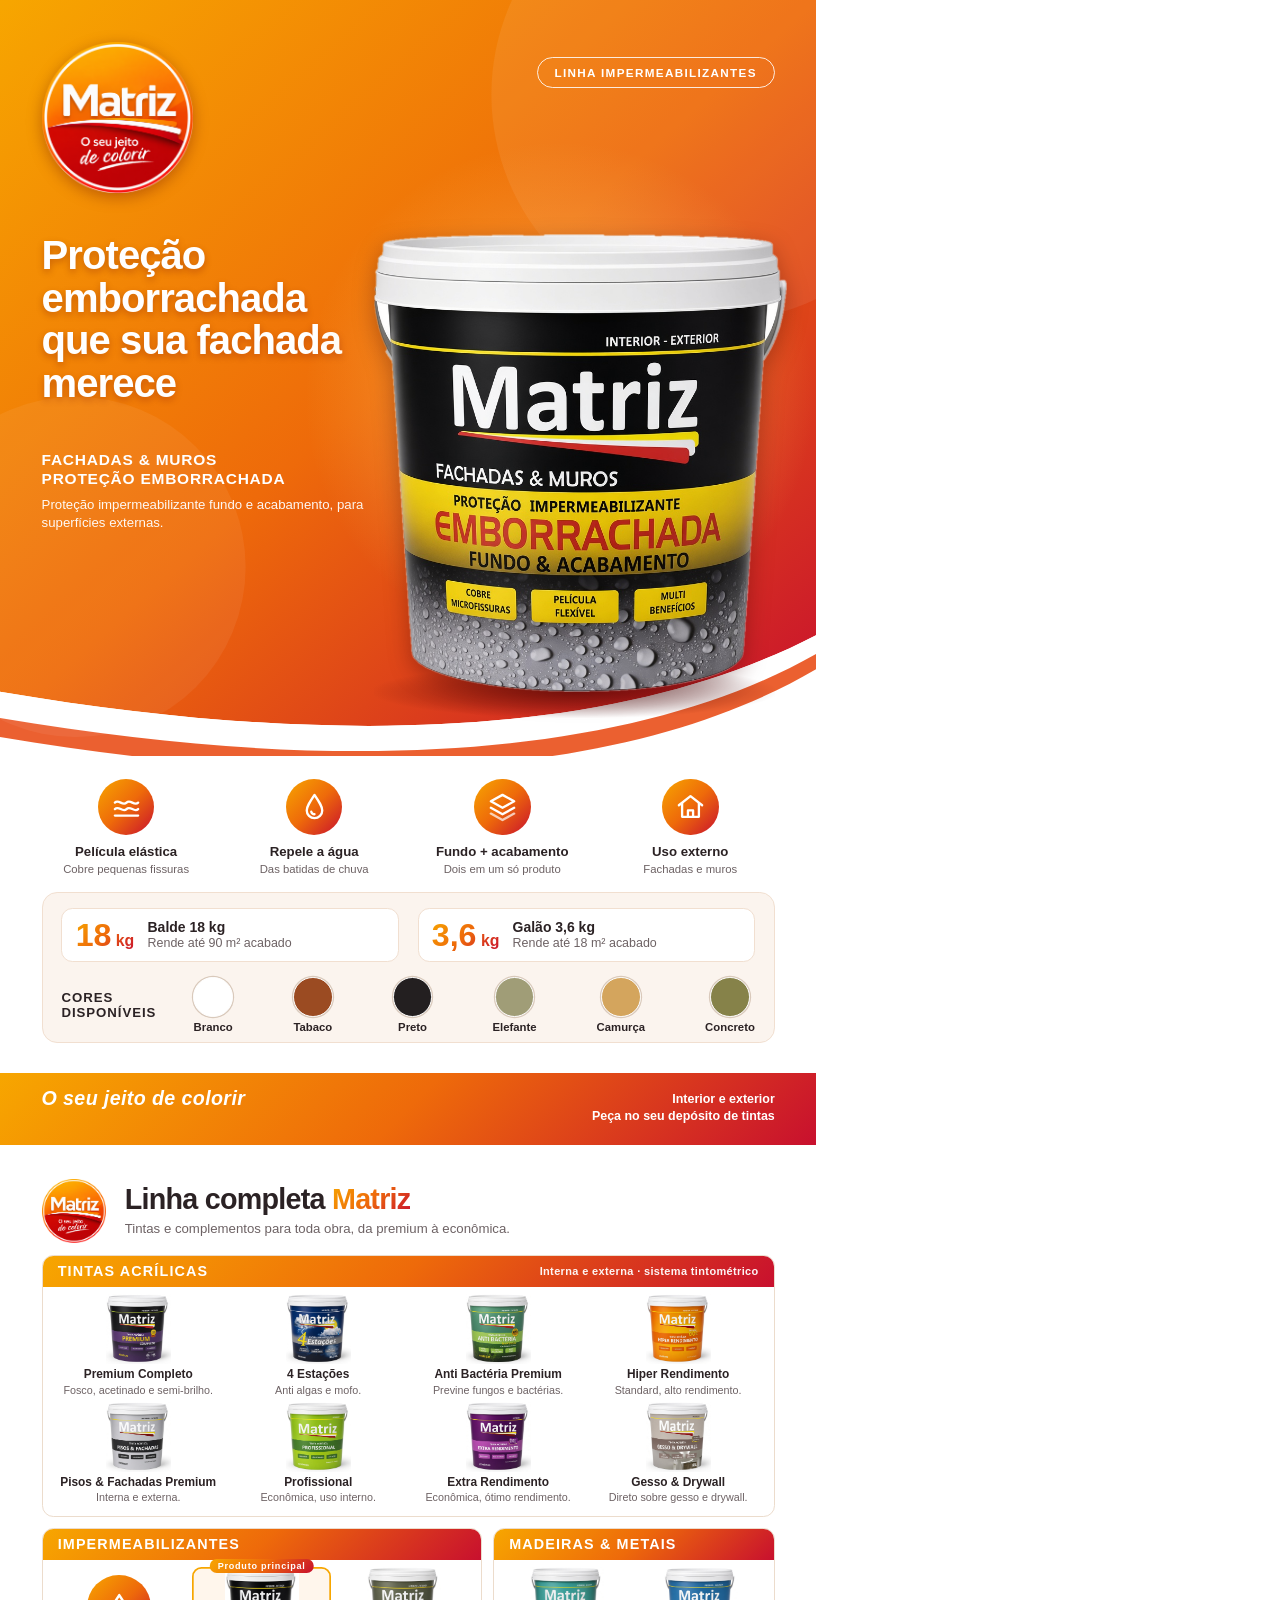
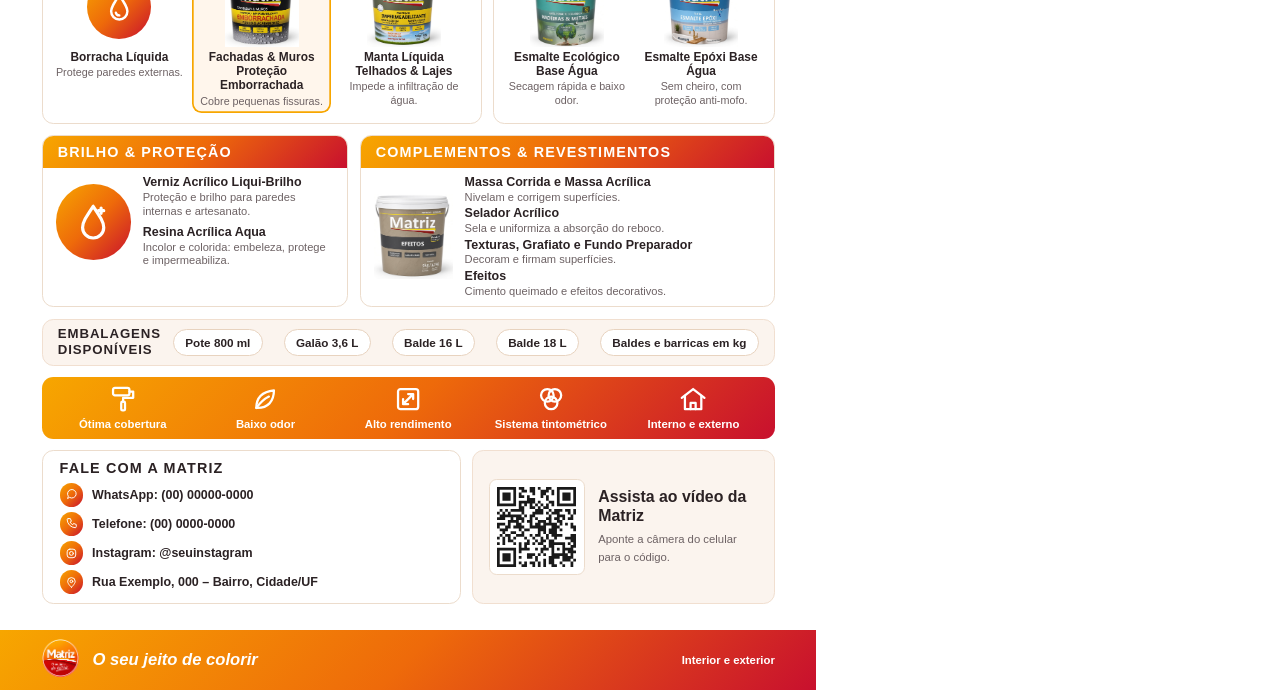
<file: panfleto/panfleto-v2.html>
<!doctype html>
<html lang="pt-BR"><head><meta charset="utf-8"><title>Panfleto Tintas Matriz v2</title>
<style>
@page{size:216mm 303mm;margin:0}
:root{--or:#F7A600;--rd:#C8102E;--grad:linear-gradient(135deg,#F7A600 0%,#EE6A0A 50%,#C8102E 100%);--ink:#2b2224;--mut:#6d6264}
*{box-sizing:border-box;margin:0;padding:0}
html,body{background:#fff}
body{font-family:'Inter',sans-serif;color:var(--ink);-webkit-print-color-adjust:exact;print-color-adjust:exact}
.page{position:relative;width:216mm;height:303mm;overflow:hidden;page-break-after:always;background:#fff}
.abs{position:absolute}
.ic{width:100%;height:100%;fill:none;stroke:#fff;stroke-width:1.8;stroke-linecap:round;stroke-linejoin:round}
.dot{border-radius:50%;background:var(--grad);display:flex;align-items:center;justify-content:center}
/* FRENTE */
.hero{left:0;top:0;width:216mm;height:200mm}
.hero svg{width:100%;height:100%;display:block}
.logo{left:11mm;top:11mm;width:40mm;height:40mm;filter:drop-shadow(0 1.2mm 2mm rgba(90,0,0,.35))}
.chip{right:11mm;top:15mm;padding:2.2mm 4.5mm;border:.4mm solid rgba(255,255,255,.85);border-radius:6mm;color:#fff;font-size:3.1mm;font-weight:700;letter-spacing:.35mm;text-transform:uppercase}
h1{left:11mm;top:62mm;width:90mm;color:#fff;font-weight:900;font-size:10.6mm;line-height:1.06;letter-spacing:-.25mm;text-shadow:0 .8mm 2mm rgba(110,0,10,.3)}
.sub{left:11mm;top:119mm;width:88mm;color:#fff}
.sub b{display:block;font-size:4.1mm;font-weight:800;letter-spacing:.2mm;text-transform:uppercase;line-height:1.25;margin-bottom:1.6mm}
.sub span{font-size:3.5mm;font-weight:500;opacity:.95;line-height:1.35}
.glow{left:78mm;top:35mm;width:140mm;height:140mm;background:radial-gradient(circle,rgba(255,236,170,.75) 0%,rgba(255,200,90,.28) 40%,rgba(255,200,90,0) 68%)}
.floor{left:99mm;top:176mm;width:106mm;height:14mm;background:radial-gradient(ellipse,rgba(70,0,0,.55) 0%,rgba(70,0,0,.25) 45%,rgba(70,0,0,0) 72%)}
.bucket{left:99mm;top:62mm;height:121mm;filter:drop-shadow(0 2mm 3mm rgba(60,0,0,.35))}
.bens{left:11mm;top:206mm;width:194mm;display:grid;grid-template-columns:repeat(4,1fr);gap:5mm}
.ben{display:flex;flex-direction:column;align-items:center;text-align:center}
.ben .dot{width:15mm;height:15mm;padding:3.4mm;margin-bottom:2.2mm}
.ben b{font-size:3.5mm;font-weight:800;line-height:1.2}
.ben span{font-size:3mm;color:var(--mut);line-height:1.3;margin-top:.8mm}
.tech{left:11mm;top:236mm;width:194mm;height:40mm;border-radius:4mm;background:#fbf4ee;border:.3mm solid #f1dfd0;padding:4mm 5mm;display:grid;grid-template-columns:1fr 1fr;gap:4mm 5mm}
.pack{display:flex;align-items:center;gap:3.5mm;background:#fff;border-radius:3mm;padding:2.5mm 3.5mm;border:.3mm solid #f1dfd0}
.pack .n{font-size:8.5mm;font-weight:900;line-height:1;background:var(--grad);-webkit-background-clip:text;background-clip:text;color:transparent;white-space:nowrap}
.pack .n small{font-size:4.2mm;font-weight:800}
.pack p{font-size:3.3mm;line-height:1.25;color:var(--mut)}
.pack p b{display:block;color:var(--ink);font-size:3.7mm}
.cores{grid-column:1/3;display:flex;align-items:center;justify-content:space-between}
.cores>b{font-size:3.5mm;font-weight:800;text-transform:uppercase;letter-spacing:.25mm;width:19mm;line-height:1.15}
.sw{display:flex;flex-direction:column;align-items:center;gap:1.1mm;font-size:3mm;font-weight:600}
.sw i{display:block;width:10.5mm;height:10.5mm;border-radius:50%;border:.35mm solid #fff;box-shadow:0 0 0 .3mm #d9c9bb}
.foot{left:0;top:284mm;width:216mm;height:19mm;background:var(--grad)}
.foot .t{left:11mm;top:3.5mm;color:#fff;font-size:5.2mm;font-weight:800;font-style:italic;letter-spacing:.1mm}
.foot .r{right:11mm;top:4.6mm;color:#fff;font-size:3.3mm;font-weight:600;text-align:right;line-height:1.35}
/* VERSO */
.vh{left:11mm;top:9mm;width:194mm;height:17mm;display:flex;align-items:center;gap:5mm}
.vh img{width:17mm;height:17mm}
.vh h2{font-size:7.6mm;font-weight:900;letter-spacing:-.2mm;line-height:1}
.vh h2 em{font-style:normal;background:var(--grad);-webkit-background-clip:text;background-clip:text;color:transparent}
.vh p{font-size:3.5mm;color:var(--mut);margin-top:1.8mm;line-height:1.3}
.col{left:11mm;top:29mm;width:194mm;display:flex;flex-direction:column;gap:3mm}
.blocks{display:grid;grid-template-columns:1fr 1fr;gap:3.4mm}
.blk{border:.3mm solid #ecdccc;border-radius:3mm;overflow:hidden;background:#fff}
.blk.w{grid-column:1/3}
.bh{background:var(--grad);color:#fff;font-weight:800;font-size:3.8mm;letter-spacing:.3mm;text-transform:uppercase;padding:2mm 4mm;display:flex;justify-content:space-between;align-items:center}
.bh span{font-size:2.9mm;font-weight:600;opacity:.95;letter-spacing:.1mm;text-transform:none}
.bb{display:flex;gap:3mm;padding:2mm 3.5mm}
.imgs{display:flex;align-items:center;justify-content:center;flex-shrink:0}
.imgs img{display:block;object-fit:contain}
.grid4{display:grid;grid-template-columns:1fr 1fr;gap:.5mm 1mm;width:56mm;align-items:end}
.grid4 img{width:100%;height:25mm}
.lst2{flex:1;display:grid;grid-template-columns:1fr 1fr;gap:2mm 4mm;align-content:center}
.lst2 div{font-size:3mm;line-height:1.28;color:var(--mut)}
.lst2 b{display:block;font-size:3.3mm;color:var(--ink);font-weight:800}
.one{width:24mm}.one img{width:24mm;height:34mm}
.lst{flex:1;display:flex;flex-direction:column;justify-content:center;gap:1.7mm}
.lst div{font-size:2.95mm;line-height:1.25;color:var(--mut)}
.lst b{display:block;font-size:3.3mm;color:var(--ink);font-weight:800}
.med{width:20mm;height:20mm;padding:4.4mm;margin:2mm 0}
.strip{left:11mm;width:194mm}
.emb{top:0;position:relative}
.band{border-radius:3mm;padding:1.8mm 4mm;display:flex;align-items:center;gap:3.5mm}
.band.emb{background:#fbf4ee;border:.3mm solid #f1dfd0}
.band h3{font-size:3.5mm;font-weight:800;text-transform:uppercase;letter-spacing:.25mm;line-height:1.2;width:27mm;flex-shrink:0}
.chips{display:flex;gap:2mm;flex:1;justify-content:space-between}
.chips span{background:#fff;border:.3mm solid #e8d3bf;border-radius:5mm;padding:1.6mm 3mm;font-size:3.1mm;font-weight:700;white-space:nowrap}
.band.dif{background:var(--grad);color:#fff;justify-content:space-between;padding:1.8mm 5mm}
.d{display:flex;flex-direction:column;align-items:center;text-align:center;font-size:3mm;font-weight:700;line-height:1.2;width:33mm}
.d svg{width:8mm;height:8mm;margin-bottom:1mm;fill:none;stroke:#fff;stroke-width:1.8;stroke-linecap:round;stroke-linejoin:round}
.bot{display:grid;grid-template-columns:1fr 80mm;gap:3mm}
.contato{border:.3mm solid #ecdccc;border-radius:3mm;padding:2.4mm 4.5mm;display:flex;flex-direction:column;justify-content:center;gap:1.5mm}
.contato h4{font-size:3.8mm;font-weight:900;text-transform:uppercase;letter-spacing:.3mm;margin-bottom:.4mm}
.contato div{display:flex;align-items:center;gap:2.4mm;font-size:3.3mm;font-weight:600}
.contato .dot{width:6.2mm;height:6.2mm;padding:1.4mm;flex-shrink:0}
.contato small{display:block;font-size:2.7mm;color:var(--mut);font-weight:500}
.qr{border-radius:3mm;background:#fbf4ee;border:.3mm solid #f1dfd0;display:flex;align-items:center;gap:3.5mm;padding:3mm 4mm}
.qr .box{background:#fff;padding:2mm;border-radius:2mm;border:.3mm solid #ecdccc;flex-shrink:0}
.qr .box img{width:21mm;height:21mm;display:block}
.qr b{font-size:4.2mm;font-weight:900;line-height:1.15;display:block;margin-bottom:1.2mm}
.qr span{font-size:3mm;color:var(--mut);line-height:1.3}
.vf{left:0;top:287mm;width:216mm;height:16mm;background:var(--grad);display:flex;align-items:center;padding:0 11mm;gap:3.5mm}
.vf img{width:10mm;height:10mm;margin-top:-1mm}
.vf b{color:#fff;font-size:4.4mm;font-style:italic;font-weight:800}
.vf span{margin-left:auto;color:#fff;font-size:3mm;font-weight:600}

.row2{display:grid;grid-template-columns:5fr 3.2fr;gap:3mm}.row3{display:grid;grid-template-columns:.85fr 1.15fr;gap:3mm}
.tiles{display:grid;padding:2mm 2mm 2.8mm;gap:0 1mm}
.t4{grid-template-columns:repeat(4,1fr);gap:1.4mm 1mm}.t3{grid-template-columns:repeat(3,1fr)}.t2{grid-template-columns:repeat(2,1fr)}
.tile{display:flex;flex-direction:column;align-items:center;text-align:center;padding:0 1mm;border-radius:2.5mm}
.tile .ph{height:21mm;display:flex;align-items:center;justify-content:center;width:100%}
.tile .ph img{height:100%;width:auto;display:block}
.t4 .tile .ph{height:18.5mm}
.tile b{font-size:3.15mm;font-weight:800;line-height:1.2;margin-top:.8mm;min-height:3.8mm;display:flex;align-items:center}
.t4 .tile b{min-height:3.8mm}
.tile span{font-size:2.85mm;color:var(--mut);line-height:1.25;margin-top:.5mm}
.tile.star{padding-bottom:1.2mm;background:#fff6ec;box-shadow:0 0 0 .45mm #F7A600 inset;position:relative}
.tile.star::after{content:"Produto principal";position:absolute;top:-2.2mm;left:50%;transform:translateX(-50%);background:var(--grad);color:#fff;font-size:2.4mm;font-weight:800;letter-spacing:.2mm;padding:.5mm 2.2mm;border-radius:3mm;white-space:nowrap}
.tile .dot.med{margin:1.5mm 0;width:17mm;height:17mm;padding:4.2mm}
.ph13{width:21mm;flex-shrink:0;align-self:center;text-align:center}.ph13 img{width:21mm;display:block}.ph13 i{font-style:normal;font-size:2.8mm;font-weight:800;color:var(--ink)}
.bb .dot.med{flex-shrink:0;align-self:center;width:20mm;height:20mm;padding:4.4mm;margin:0}
</style></head><body>

<!-- ================= FRENTE ================= -->
<section class="page" id="frente">
 <div class="abs hero"><svg viewBox="0 0 216 200" preserveAspectRatio="none">
  <defs><linearGradient id="g1" x1="0" y1="0" x2="1" y2="1"><stop offset="0" stop-color="#F7A600"/><stop offset=".5" stop-color="#EE6A0A"/><stop offset="1" stop-color="#C8102E"/></linearGradient></defs>
  <path d="M0 0H216V168C170 192 100 200 0 183Z" fill="url(#g1)"/>
  <path d="M0 183C100 200 170 192 216 168V173C172 198 100 207 0 190Z" fill="#fff"/>
  <path d="M0 190C100 207 172 198 216 173V177C172 203 100 212 0 195Z" fill="#E8450C" opacity=".85"/>
  <circle cx="190" cy="25" r="60" fill="#fff" opacity=".07"/><circle cx="20" cy="150" r="45" fill="#fff" opacity=".06"/>
 </svg></div>
 <img class="abs logo" src="assets/logo_t.png" alt="Matriz">
 <div class="abs chip">Linha Impermeabilizantes</div>
 <h1 class="abs">Proteção emborrachada que sua fachada merece</h1>
 <div class="abs sub"><b>Fachadas &amp; Muros<br>Proteção Emborrachada</b><span>Proteção impermeabilizante fundo e acabamento, para superfícies externas.</span></div>
 <div class="abs glow"></div><div class="abs floor"></div>
 <img class="abs bucket" src="assets/hero12.png" alt="Fachadas &amp; Muros Proteção Emborrachada">

 <div class="abs bens">
  <div class="ben"><div class="dot"><svg class="ic" viewBox="0 0 24 24"><path d="M3 9c3-3 6 3 9 0s6 3 9 0"/><path d="M3 14c3-3 6 3 9 0s6 3 9 0"/><path d="M3 19h18"/></svg></div><b>Película elástica</b><span>Cobre pequenas fissuras</span></div>
  <div class="ben"><div class="dot"><svg class="ic" viewBox="0 0 24 24"><path d="M12 3C8 9 6 12 6 15a6 6 0 0 0 12 0c0-3-2-6-6-12Z"/><path d="M9.5 16a2.6 2.6 0 0 0 2.5 2"/></svg></div><b>Repele a água</b><span>Das batidas de chuva</span></div>
  <div class="ben"><div class="dot"><svg class="ic" viewBox="0 0 24 24"><path d="M12 3 3 8l9 5 9-5-9-5Z"/><path d="m3 13 9 5 9-5"/><path d="m3 17.5 9 5 9-5" opacity=".7"/></svg></div><b>Fundo + acabamento</b><span>Dois em um só produto</span></div>
  <div class="ben"><div class="dot"><svg class="ic" viewBox="0 0 24 24"><path d="M3 11 12 4l9 7"/><path d="M5.5 9.5V20h13V9.5"/><path d="M10 20v-5h4v5"/></svg></div><b>Uso externo</b><span>Fachadas e muros</span></div>
 </div>

 <div class="abs tech">
  <div class="pack"><div class="n">18<small> kg</small></div><p><b>Balde 18 kg</b>Rende até 90 m² acabado</p></div>
  <div class="pack"><div class="n">3,6<small> kg</small></div><p><b>Galão 3,6 kg</b>Rende até 18 m² acabado</p></div>
  <div class="cores"><b>Cores<br>disponíveis</b>
   <div class="sw"><i style="background:#fff"></i>Branco</div><div class="sw"><i style="background:#9B4B22"></i>Tabaco</div><div class="sw"><i style="background:#231F20"></i>Preto</div>
   <div class="sw"><i style="background:#A09D77"></i>Elefante</div><div class="sw"><i style="background:#D4A55D"></i>Camurça</div><div class="sw"><i style="background:#868249"></i>Concreto</div></div>
 </div>
 <div class="abs foot"><div class="abs t">O seu jeito de colorir</div><div class="abs r">Interior e exterior<br>Peça no seu depósito de tintas</div></div>
</section>

<!-- ================= VERSO ================= -->
<section class="page" id="verso">
 <div class="abs vh"><img src="assets/logo_t.png" alt="Matriz"><div><h2>Linha completa <em>Matriz</em></h2><p>Tintas e complementos para toda obra, da premium à econômica.</p></div></div>
 <div class="abs col">
  <div class="blk"><div class="bh">Tintas Acrílicas <span>Interna e externa · sistema tintométrico</span></div><div class="tiles t4"><div class="tile "><div class="ph"><img src="assets/emb01.jpg" alt="Premium Completo"></div><b>Premium Completo</b><span>Fosco, acetinado e semi-brilho.</span></div><div class="tile "><div class="ph"><img src="assets/emb02.jpg" alt="4 Estações"></div><b>4 Estações</b><span>Anti algas e mofo.</span></div><div class="tile "><div class="ph"><img src="assets/emb03.jpg" alt="Anti Bactéria Premium"></div><b>Anti Bactéria Premium</b><span>Previne fungos e bactérias.</span></div><div class="tile "><div class="ph"><img src="assets/emb04.jpg" alt="Hiper Rendimento"></div><b>Hiper Rendimento</b><span>Standard, alto rendimento.</span></div><div class="tile "><div class="ph"><img src="assets/emb05.jpg" alt="Pisos &amp; Fachadas Premium"></div><b>Pisos &amp; Fachadas Premium</b><span>Interna e externa.</span></div><div class="tile "><div class="ph"><img src="assets/emb06.jpg" alt="Profissional"></div><b>Profissional</b><span>Econômica, uso interno.</span></div><div class="tile "><div class="ph"><img src="assets/emb07.jpg" alt="Extra Rendimento"></div><b>Extra Rendimento</b><span>Econômica, ótimo rendimento.</span></div><div class="tile "><div class="ph"><img src="assets/emb09.jpg" alt="Gesso &amp; Drywall"></div><b>Gesso &amp; Drywall</b><span>Direto sobre gesso e drywall.</span></div></div></div>
  <div class="row2">
   <div class="blk"><div class="bh">Impermeabilizantes</div><div class="tiles t3"><div class="tile "><div class="ph"><div class="dot med"><svg class="ic" viewBox="0 0 24 24"><path d="M12 3C8 9 6 12 6 15a6 6 0 0 0 12 0c0-3-2-6-6-12Z"/><path d="M9.5 16a2.6 2.6 0 0 0 2.5 2"/></svg></div></div><b>Borracha Líquida</b><span>Protege paredes externas.</span></div><div class="tile star"><div class="ph"><img src="assets/emb12.jpg" alt="Fachadas &amp; Muros Proteção Emborrachada"></div><b>Fachadas &amp; Muros Proteção Emborrachada</b><span>Cobre pequenas fissuras.</span></div><div class="tile "><div class="ph"><img src="assets/emb08.jpg" alt="Manta Líquida Telhados &amp; Lajes"></div><b>Manta Líquida Telhados &amp; Lajes</b><span>Impede a infiltração de água.</span></div></div></div>
   <div class="blk"><div class="bh">Madeiras &amp; Metais</div><div class="tiles t2"><div class="tile "><div class="ph"><img src="assets/emb10.jpg" alt="Esmalte Ecológico Base Água"></div><b>Esmalte Ecológico Base Água</b><span>Secagem rápida e baixo odor.</span></div><div class="tile "><div class="ph"><img src="assets/emb11.jpg" alt="Esmalte Epóxi Base Água"></div><b>Esmalte Epóxi Base Água</b><span>Sem cheiro, com proteção anti-mofo.</span></div></div></div>
  </div>
  <div class="row3">
   <div class="blk"><div class="bh">Brilho &amp; Proteção</div>
    <div class="bb"><div class="dot med"><svg class="ic" viewBox="0 0 24 24"><path d="M12 3C8 9 6 12 6 15a6 6 0 0 0 12 0c0-3-2-6-6-12Z"/><path d="M16.5 4v3M15 5.5h3"/></svg></div>
    <div class="lst"><div><b>Verniz Acrílico Liqui-Brilho</b>Proteção e brilho para paredes internas e artesanato.</div><div><b>Resina Acrílica Aqua</b>Incolor e colorida: embeleza, protege e impermeabiliza.</div></div></div></div>
   <div class="blk"><div class="bh">Complementos &amp; Revestimentos</div>
    <div class="bb"><div class="ph13"><img src="assets/emb13.jpg" alt="Efeitos"></div>
    <div class="lst" style="gap:.5mm"><div><b>Massa Corrida e Massa Acrílica</b>Nivelam e corrigem superfícies.</div><div><b>Selador Acrílico</b>Sela e uniformiza a absorção do reboco.</div><div><b>Texturas, Grafiato e Fundo Preparador</b>Decoram e firmam superfícies.</div><div><b>Efeitos</b>Cimento queimado e efeitos decorativos.</div></div></div></div>
  </div>

  <div class="band emb"><h3>Embalagens disponíveis</h3>
   <div class="chips"><span>Pote 800 ml</span><span>Galão 3,6 L</span><span>Balde 16 L</span><span>Balde 18 L</span><span>Baldes e barricas em kg</span></div></div>

  <div class="band dif">
   <div class="d"><svg viewBox="0 0 24 24"><rect x="4" y="3" width="13" height="6" rx="1.5"/><path d="M17 6h3v5h-8v3"/><rect x="10.5" y="14" width="3" height="7" rx="1"/></svg>Ótima cobertura</div>
   <div class="d"><svg viewBox="0 0 24 24"><path d="M5 19c0-8 5-13 14-14 0 9-5 14-13 14Z"/><path d="M5 19c3-4 6-7 10-9"/></svg>Baixo odor</div>
   <div class="d"><svg viewBox="0 0 24 24"><rect x="4" y="4" width="16" height="16" rx="2"/><path d="M8 16 16 8M12 8h4v4M12 16H8v-4"/></svg>Alto rendimento</div>
   <div class="d"><svg viewBox="0 0 24 24"><circle cx="9" cy="9" r="5"/><circle cx="15" cy="9" r="5"/><circle cx="12" cy="15" r="5"/></svg>Sistema tintométrico</div>
   <div class="d"><svg viewBox="0 0 24 24"><path d="M3 11 12 4l9 7"/><path d="M5.5 9.5V20h13V9.5"/><path d="M10 20v-5h4v5"/></svg>Interno e externo</div>
  </div>

  <div class="bot">
   <div class="contato"><h4>Fale com a Matriz</h4>
    <div><i class="dot"><svg class="ic" viewBox="0 0 24 24"><path d="M5 19l1.2-3.6A8 8 0 1 1 9 17.9Z"/></svg></i><span>WhatsApp: (00) 00000-0000</span></div>
    <div><i class="dot"><svg class="ic" viewBox="0 0 24 24"><path d="M6 3h4l2 5-2.5 1.5a11 11 0 0 0 5 5L16 12l5 2v4a2 2 0 0 1-2 2A16 16 0 0 1 4 5a2 2 0 0 1 2-2Z"/></svg></i><span>Telefone: (00) 0000-0000</span></div>
    <div><i class="dot"><svg class="ic" viewBox="0 0 24 24"><rect x="4" y="4" width="16" height="16" rx="5"/><circle cx="12" cy="12" r="3.6"/></svg></i><span>Instagram: @seuinstagram</span></div>
    <div><i class="dot"><svg class="ic" viewBox="0 0 24 24"><path d="M12 21s7-6 7-11a7 7 0 0 0-14 0c0 5 7 11 7 11Z"/><circle cx="12" cy="10" r="2.5"/></svg></i><span>Rua Exemplo, 000 – Bairro, Cidade/UF</span></div>
   </div>
   <div class="qr"><div class="box"><img src="assets/qr.svg"></div><div><b>Assista ao vídeo da Matriz</b><span>Aponte a câmera do celular para o código.</span></div></div>
  </div>
 </div>

 <div class="abs vf"><img src="assets/logo_t.png"><b>O seu jeito de colorir</b><span>Interior e exterior</span></div>
</section>
</body></html>
</file>
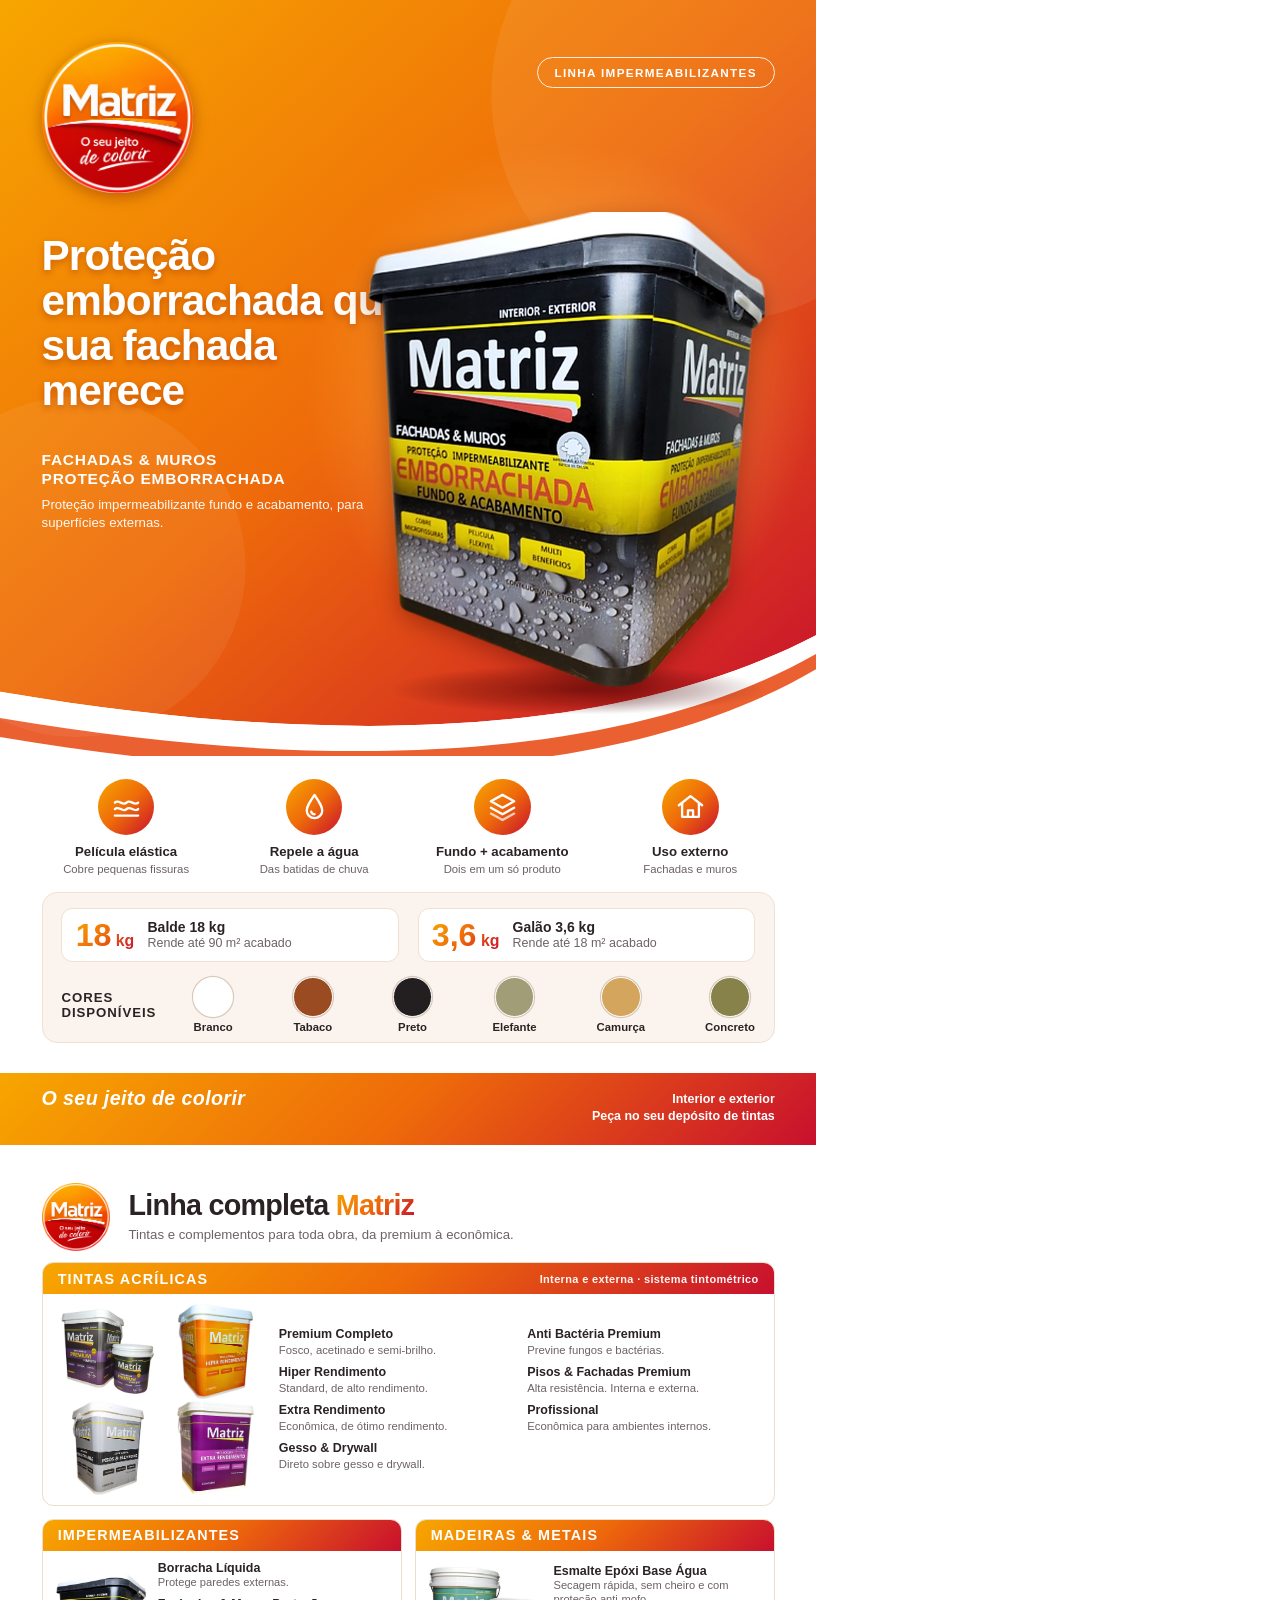
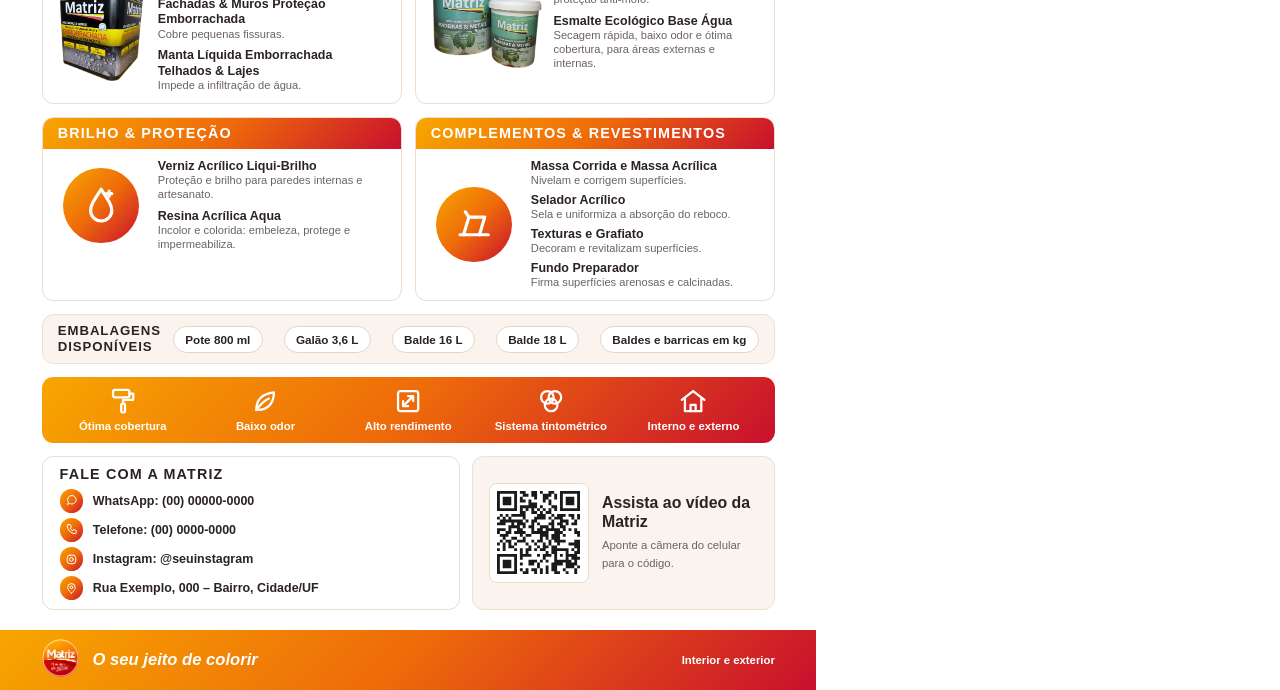
<file: panfleto/panfleto.html>
<!doctype html>
<html lang="pt-BR"><head><meta charset="utf-8"><title>Panfleto Tintas Matriz</title>
<style>
@page{size:216mm 303mm;margin:0}
:root{--or:#F7A600;--rd:#C8102E;--grad:linear-gradient(135deg,#F7A600 0%,#EE6A0A 50%,#C8102E 100%);--ink:#2b2224;--mut:#6d6264}
*{box-sizing:border-box;margin:0;padding:0}
html,body{background:#fff}
body{font-family:'Inter',sans-serif;color:var(--ink);-webkit-print-color-adjust:exact;print-color-adjust:exact}
.page{position:relative;width:216mm;height:303mm;overflow:hidden;page-break-after:always;background:#fff}
.abs{position:absolute}
.ic{width:100%;height:100%;fill:none;stroke:#fff;stroke-width:1.8;stroke-linecap:round;stroke-linejoin:round}
.dot{border-radius:50%;background:var(--grad);display:flex;align-items:center;justify-content:center}
/* FRENTE */
.hero{left:0;top:0;width:216mm;height:200mm}
.hero svg{width:100%;height:100%;display:block}
.logo{left:11mm;top:11mm;width:40mm;height:40mm;filter:drop-shadow(0 1.2mm 2mm rgba(90,0,0,.35))}
.chip{right:11mm;top:15mm;padding:2.2mm 4.5mm;border:.4mm solid rgba(255,255,255,.85);border-radius:6mm;color:#fff;font-size:3.1mm;font-weight:700;letter-spacing:.35mm;text-transform:uppercase}
h1{left:11mm;top:62mm;width:100mm;color:#fff;font-weight:900;font-size:11.2mm;line-height:1.06;letter-spacing:-.25mm;text-shadow:0 .8mm 2mm rgba(110,0,10,.3)}
.sub{left:11mm;top:119mm;width:88mm;color:#fff}
.sub b{display:block;font-size:4.1mm;font-weight:800;letter-spacing:.2mm;text-transform:uppercase;line-height:1.25;margin-bottom:1.6mm}
.sub span{font-size:3.5mm;font-weight:500;opacity:.95;line-height:1.35}
.glow{left:78mm;top:35mm;width:140mm;height:140mm;background:radial-gradient(circle,rgba(255,236,170,.75) 0%,rgba(255,200,90,.28) 40%,rgba(255,200,90,0) 68%)}
.floor{left:104mm;top:176mm;width:98mm;height:13mm;background:radial-gradient(ellipse,rgba(70,0,0,.55) 0%,rgba(70,0,0,.25) 45%,rgba(70,0,0,0) 72%)}
.bucket{left:97mm;top:56mm;height:126mm;filter:drop-shadow(0 2mm 3mm rgba(60,0,0,.35))}
.bens{left:11mm;top:206mm;width:194mm;display:grid;grid-template-columns:repeat(4,1fr);gap:5mm}
.ben{display:flex;flex-direction:column;align-items:center;text-align:center}
.ben .dot{width:15mm;height:15mm;padding:3.4mm;margin-bottom:2.2mm}
.ben b{font-size:3.5mm;font-weight:800;line-height:1.2}
.ben span{font-size:3mm;color:var(--mut);line-height:1.3;margin-top:.8mm}
.tech{left:11mm;top:236mm;width:194mm;height:40mm;border-radius:4mm;background:#fbf4ee;border:.3mm solid #f1dfd0;padding:4mm 5mm;display:grid;grid-template-columns:1fr 1fr;gap:4mm 5mm}
.pack{display:flex;align-items:center;gap:3.5mm;background:#fff;border-radius:3mm;padding:2.5mm 3.5mm;border:.3mm solid #f1dfd0}
.pack .n{font-size:8.5mm;font-weight:900;line-height:1;background:var(--grad);-webkit-background-clip:text;background-clip:text;color:transparent;white-space:nowrap}
.pack .n small{font-size:4.2mm;font-weight:800}
.pack p{font-size:3.3mm;line-height:1.25;color:var(--mut)}
.pack p b{display:block;color:var(--ink);font-size:3.7mm}
.cores{grid-column:1/3;display:flex;align-items:center;justify-content:space-between}
.cores>b{font-size:3.5mm;font-weight:800;text-transform:uppercase;letter-spacing:.25mm;width:19mm;line-height:1.15}
.sw{display:flex;flex-direction:column;align-items:center;gap:1.1mm;font-size:3mm;font-weight:600}
.sw i{display:block;width:10.5mm;height:10.5mm;border-radius:50%;border:.35mm solid #fff;box-shadow:0 0 0 .3mm #d9c9bb}
.foot{left:0;top:284mm;width:216mm;height:19mm;background:var(--grad)}
.foot .t{left:11mm;top:3.5mm;color:#fff;font-size:5.2mm;font-weight:800;font-style:italic;letter-spacing:.1mm}
.foot .r{right:11mm;top:4.6mm;color:#fff;font-size:3.3mm;font-weight:600;text-align:right;line-height:1.35}
/* VERSO */
.vh{left:11mm;top:10mm;width:194mm;height:18mm;display:flex;align-items:center;gap:5mm}
.vh img{width:18mm;height:18mm}
.vh h2{font-size:7.6mm;font-weight:900;letter-spacing:-.2mm;line-height:1}
.vh h2 em{font-style:normal;background:var(--grad);-webkit-background-clip:text;background-clip:text;color:transparent}
.vh p{font-size:3.5mm;color:var(--mut);margin-top:1.8mm;line-height:1.3}
.col{left:11mm;top:31mm;width:194mm;display:flex;flex-direction:column;gap:3.4mm}
.blocks{display:grid;grid-template-columns:1fr 1fr;gap:3.4mm}
.blk{border:.3mm solid #ecdccc;border-radius:3mm;overflow:hidden;background:#fff}
.blk.w{grid-column:1/3}
.bh{background:var(--grad);color:#fff;font-weight:800;font-size:3.8mm;letter-spacing:.3mm;text-transform:uppercase;padding:2mm 4mm;display:flex;justify-content:space-between;align-items:center}
.bh span{font-size:2.9mm;font-weight:600;opacity:.95;letter-spacing:.1mm;text-transform:none}
.bb{display:flex;gap:3mm;padding:2.6mm 3.5mm}
.imgs{display:flex;align-items:center;justify-content:center;flex-shrink:0}
.imgs img{display:block;object-fit:contain}
.grid4{display:grid;grid-template-columns:1fr 1fr;gap:.5mm 1mm;width:56mm;align-items:end}
.grid4 img{width:100%;height:25mm}
.lst2{flex:1;display:grid;grid-template-columns:1fr 1fr;gap:2mm 4mm;align-content:center}
.lst2 div{font-size:3mm;line-height:1.28;color:var(--mut)}
.lst2 b{display:block;font-size:3.3mm;color:var(--ink);font-weight:800}
.one{width:24mm}.one img{width:24mm;height:34mm}
.lst{flex:1;display:flex;flex-direction:column;justify-content:center;gap:1.7mm}
.lst div{font-size:2.95mm;line-height:1.25;color:var(--mut)}
.lst b{display:block;font-size:3.3mm;color:var(--ink);font-weight:800}
.med{width:20mm;height:20mm;padding:4.4mm;margin:2mm 0}
.strip{left:11mm;width:194mm}
.emb{top:0;position:relative}
.band{border-radius:3mm;padding:2.2mm 4mm;display:flex;align-items:center;gap:3.5mm}
.band.emb{background:#fbf4ee;border:.3mm solid #f1dfd0}
.band h3{font-size:3.5mm;font-weight:800;text-transform:uppercase;letter-spacing:.25mm;line-height:1.2;width:27mm;flex-shrink:0}
.chips{display:flex;gap:2mm;flex:1;justify-content:space-between}
.chips span{background:#fff;border:.3mm solid #e8d3bf;border-radius:5mm;padding:1.6mm 3mm;font-size:3.1mm;font-weight:700;white-space:nowrap}
.band.dif{background:var(--grad);color:#fff;justify-content:space-between;padding:2.4mm 5mm}
.d{display:flex;flex-direction:column;align-items:center;text-align:center;font-size:3mm;font-weight:700;line-height:1.2;width:33mm}
.d svg{width:8mm;height:8mm;margin-bottom:1mm;fill:none;stroke:#fff;stroke-width:1.8;stroke-linecap:round;stroke-linejoin:round}
.bot{display:grid;grid-template-columns:1fr 80mm;gap:3.4mm}
.contato{border:.3mm solid #ecdccc;border-radius:3mm;padding:2.4mm 4.5mm;display:flex;flex-direction:column;justify-content:center;gap:1.5mm}
.contato h4{font-size:3.8mm;font-weight:900;text-transform:uppercase;letter-spacing:.3mm;margin-bottom:.4mm}
.contato div{display:flex;align-items:center;gap:2.6mm;font-size:3.3mm;font-weight:600}
.contato .dot{width:6.2mm;height:6.2mm;padding:1.4mm;flex-shrink:0}
.contato small{display:block;font-size:2.7mm;color:var(--mut);font-weight:500}
.qr{border-radius:3mm;background:#fbf4ee;border:.3mm solid #f1dfd0;display:flex;align-items:center;gap:3.5mm;padding:3mm 4mm}
.qr .box{background:#fff;padding:2mm;border-radius:2mm;border:.3mm solid #ecdccc;flex-shrink:0}
.qr .box img{width:22mm;height:22mm;display:block}
.qr b{font-size:4.2mm;font-weight:900;line-height:1.15;display:block;margin-bottom:1.2mm}
.qr span{font-size:3mm;color:var(--mut);line-height:1.3}
.vf{left:0;top:287mm;width:216mm;height:16mm;background:var(--grad);display:flex;align-items:center;padding:0 11mm;gap:3.5mm}
.vf img{width:10mm;height:10mm;margin-top:-1mm}
.vf b{color:#fff;font-size:4.4mm;font-style:italic;font-weight:800}
.vf span{margin-left:auto;color:#fff;font-size:3mm;font-weight:600}
</style></head><body>

<!-- ================= FRENTE ================= -->
<section class="page" id="frente">
 <div class="abs hero"><svg viewBox="0 0 216 200" preserveAspectRatio="none">
  <defs><linearGradient id="g1" x1="0" y1="0" x2="1" y2="1"><stop offset="0" stop-color="#F7A600"/><stop offset=".5" stop-color="#EE6A0A"/><stop offset="1" stop-color="#C8102E"/></linearGradient></defs>
  <path d="M0 0H216V168C170 192 100 200 0 183Z" fill="url(#g1)"/>
  <path d="M0 183C100 200 170 192 216 168V173C172 198 100 207 0 190Z" fill="#fff"/>
  <path d="M0 190C100 207 172 198 216 173V177C172 203 100 212 0 195Z" fill="#E8450C" opacity=".85"/>
  <circle cx="190" cy="25" r="60" fill="#fff" opacity=".07"/><circle cx="20" cy="150" r="45" fill="#fff" opacity=".06"/>
 </svg></div>
 <img class="abs logo" src="assets/logo_t.png" alt="Matriz">
 <div class="abs chip">Linha Impermeabilizantes</div>
 <h1 class="abs">Proteção emborrachada que sua fachada merece</h1>
 <div class="abs sub"><b>Fachadas &amp; Muros<br>Proteção Emborrachada</b><span>Proteção impermeabilizante fundo e acabamento, para superfícies externas.</span></div>
 <div class="abs glow"></div><div class="abs floor"></div>
 <img class="abs bucket" src="assets/emborrachada_up.png" alt="Fachadas &amp; Muros Proteção Emborrachada">

 <div class="abs bens">
  <div class="ben"><div class="dot"><svg class="ic" viewBox="0 0 24 24"><path d="M3 9c3-3 6 3 9 0s6 3 9 0"/><path d="M3 14c3-3 6 3 9 0s6 3 9 0"/><path d="M3 19h18"/></svg></div><b>Película elástica</b><span>Cobre pequenas fissuras</span></div>
  <div class="ben"><div class="dot"><svg class="ic" viewBox="0 0 24 24"><path d="M12 3C8 9 6 12 6 15a6 6 0 0 0 12 0c0-3-2-6-6-12Z"/><path d="M9.5 16a2.6 2.6 0 0 0 2.5 2"/></svg></div><b>Repele a água</b><span>Das batidas de chuva</span></div>
  <div class="ben"><div class="dot"><svg class="ic" viewBox="0 0 24 24"><path d="M12 3 3 8l9 5 9-5-9-5Z"/><path d="m3 13 9 5 9-5"/><path d="m3 17.5 9 5 9-5" opacity=".7"/></svg></div><b>Fundo + acabamento</b><span>Dois em um só produto</span></div>
  <div class="ben"><div class="dot"><svg class="ic" viewBox="0 0 24 24"><path d="M3 11 12 4l9 7"/><path d="M5.5 9.5V20h13V9.5"/><path d="M10 20v-5h4v5"/></svg></div><b>Uso externo</b><span>Fachadas e muros</span></div>
 </div>

 <div class="abs tech">
  <div class="pack"><div class="n">18<small> kg</small></div><p><b>Balde 18 kg</b>Rende até 90 m² acabado</p></div>
  <div class="pack"><div class="n">3,6<small> kg</small></div><p><b>Galão 3,6 kg</b>Rende até 18 m² acabado</p></div>
  <div class="cores"><b>Cores<br>disponíveis</b>
   <div class="sw"><i style="background:#fff"></i>Branco</div><div class="sw"><i style="background:#9B4B22"></i>Tabaco</div><div class="sw"><i style="background:#231F20"></i>Preto</div>
   <div class="sw"><i style="background:#A09D77"></i>Elefante</div><div class="sw"><i style="background:#D4A55D"></i>Camurça</div><div class="sw"><i style="background:#868249"></i>Concreto</div></div>
 </div>
 <div class="abs foot"><div class="abs t">O seu jeito de colorir</div><div class="abs r">Interior e exterior<br>Peça no seu depósito de tintas</div></div>
</section>

<!-- ================= VERSO ================= -->
<section class="page" id="verso">
 <div class="abs vh"><img src="assets/logo_t.png" alt="Matriz"><div><h2>Linha completa <em>Matriz</em></h2><p>Tintas e complementos para toda obra, da premium à econômica.</p></div></div>
 <div class="abs col"><div class="blocks">
  <div class="blk w"><div class="bh">Tintas Acrílicas <span>Interna e externa · sistema tintométrico</span></div>
   <div class="bb"><div class="imgs grid4"><img src="assets/premium_up.png"><img src="assets/hiper_up.png"><img src="assets/pisos_up.png"><img src="assets/extra_up.png"></div>
   <div class="lst2">
    <div><b>Premium Completo</b>Fosco, acetinado e semi-brilho.</div>
    <div><b>Anti Bactéria Premium</b>Previne fungos e bactérias.</div>
    <div><b>Hiper Rendimento</b>Standard, de alto rendimento.</div>
    <div><b>Pisos &amp; Fachadas Premium</b>Alta resistência. Interna e externa.</div>
    <div><b>Extra Rendimento</b>Econômica, de ótimo rendimento.</div>
    <div><b>Profissional</b>Econômica para ambientes internos.</div>
    <div><b>Gesso &amp; Drywall</b>Direto sobre gesso e drywall.</div>
   </div></div></div>

  <div class="blk"><div class="bh">Impermeabilizantes</div>
   <div class="bb"><div class="imgs one"><img src="assets/emborrachada_up.png"></div>
   <div class="lst">
    <div><b>Borracha Líquida</b>Protege paredes externas.</div>
    <div><b>Fachadas &amp; Muros Proteção Emborrachada</b>Cobre pequenas fissuras.</div>
    <div><b>Manta Líquida Emborrachada Telhados &amp; Lajes</b>Impede a infiltração de água.</div>
   </div></div></div>

  <div class="blk"><div class="bh">Madeiras &amp; Metais</div>
   <div class="bb"><div class="imgs" style="width:30mm"><img src="assets/ecologico_up.png" style="width:30mm;height:30mm"></div>
   <div class="lst">
    <div><b>Esmalte Epóxi Base Água</b>Secagem rápida, sem cheiro e com proteção anti-mofo.</div>
    <div><b>Esmalte Ecológico Base Água</b>Secagem rápida, baixo odor e ótima cobertura, para áreas externas e internas.</div>
   </div></div></div>

  <div class="blk"><div class="bh">Brilho &amp; Proteção</div>
   <div class="bb"><div class="imgs" style="width:24mm"><div class="dot med"><svg class="ic" viewBox="0 0 24 24"><path d="M12 3C8 9 6 12 6 15a6 6 0 0 0 12 0c0-3-2-6-6-12Z"/><path d="M16.5 4v3M15 5.5h3"/></svg></div></div>
   <div class="lst">
    <div><b>Verniz Acrílico Liqui-Brilho</b>Proteção e brilho para paredes internas e artesanato.</div>
    <div><b>Resina Acrílica Aqua</b>Incolor e colorida: embeleza, protege e impermeabiliza.</div>
   </div></div></div>

  <div class="blk"><div class="bh">Complementos &amp; Revestimentos</div>
   <div class="bb"><div class="imgs" style="width:24mm"><div class="dot med"><svg class="ic" viewBox="0 0 24 24"><path d="M4 18h16"/><path d="M6 18 9 8h9l-3 10"/><path d="M9 8 7 5"/></svg></div></div>
   <div class="lst" style="gap:1.2mm">
    <div><b>Massa Corrida e Massa Acrílica</b>Nivelam e corrigem superfícies.</div>
    <div><b>Selador Acrílico</b>Sela e uniformiza a absorção do reboco.</div>
    <div><b>Texturas e Grafiato</b>Decoram e revitalizam superfícies.</div>
    <div><b>Fundo Preparador</b>Firma superfícies arenosas e calcinadas.</div>
   </div></div></div>
 </div>

  <div class="band emb"><h3>Embalagens disponíveis</h3>
   <div class="chips"><span>Pote 800 ml</span><span>Galão 3,6 L</span><span>Balde 16 L</span><span>Balde 18 L</span><span>Baldes e barricas em kg</span></div></div>

  <div class="band dif">
   <div class="d"><svg viewBox="0 0 24 24"><rect x="4" y="3" width="13" height="6" rx="1.5"/><path d="M17 6h3v5h-8v3"/><rect x="10.5" y="14" width="3" height="7" rx="1"/></svg>Ótima cobertura</div>
   <div class="d"><svg viewBox="0 0 24 24"><path d="M5 19c0-8 5-13 14-14 0 9-5 14-13 14Z"/><path d="M5 19c3-4 6-7 10-9"/></svg>Baixo odor</div>
   <div class="d"><svg viewBox="0 0 24 24"><rect x="4" y="4" width="16" height="16" rx="2"/><path d="M8 16 16 8M12 8h4v4M12 16H8v-4"/></svg>Alto rendimento</div>
   <div class="d"><svg viewBox="0 0 24 24"><circle cx="9" cy="9" r="5"/><circle cx="15" cy="9" r="5"/><circle cx="12" cy="15" r="5"/></svg>Sistema tintométrico</div>
   <div class="d"><svg viewBox="0 0 24 24"><path d="M3 11 12 4l9 7"/><path d="M5.5 9.5V20h13V9.5"/><path d="M10 20v-5h4v5"/></svg>Interno e externo</div>
  </div>

  <div class="bot">
   <div class="contato"><h4>Fale com a Matriz</h4>
    <div><i class="dot"><svg class="ic" viewBox="0 0 24 24"><path d="M5 19l1.2-3.6A8 8 0 1 1 9 17.9Z"/></svg></i><span>WhatsApp: (00) 00000-0000</span></div>
    <div><i class="dot"><svg class="ic" viewBox="0 0 24 24"><path d="M6 3h4l2 5-2.5 1.5a11 11 0 0 0 5 5L16 12l5 2v4a2 2 0 0 1-2 2A16 16 0 0 1 4 5a2 2 0 0 1 2-2Z"/></svg></i><span>Telefone: (00) 0000-0000</span></div>
    <div><i class="dot"><svg class="ic" viewBox="0 0 24 24"><rect x="4" y="4" width="16" height="16" rx="5"/><circle cx="12" cy="12" r="3.6"/></svg></i><span>Instagram: @seuinstagram</span></div>
    <div><i class="dot"><svg class="ic" viewBox="0 0 24 24"><path d="M12 21s7-6 7-11a7 7 0 0 0-14 0c0 5 7 11 7 11Z"/><circle cx="12" cy="10" r="2.5"/></svg></i><span>Rua Exemplo, 000 – Bairro, Cidade/UF</span></div>
   </div>
   <div class="qr"><div class="box"><img src="assets/qr.svg"></div><div><b>Assista ao vídeo da Matriz</b><span>Aponte a câmera do celular para o código.</span></div></div>
  </div>
 </div>

 <div class="abs vf"><img src="assets/logo_t.png"><b>O seu jeito de colorir</b><span>Interior e exterior</span></div>
</section>
</body></html>
</file>
